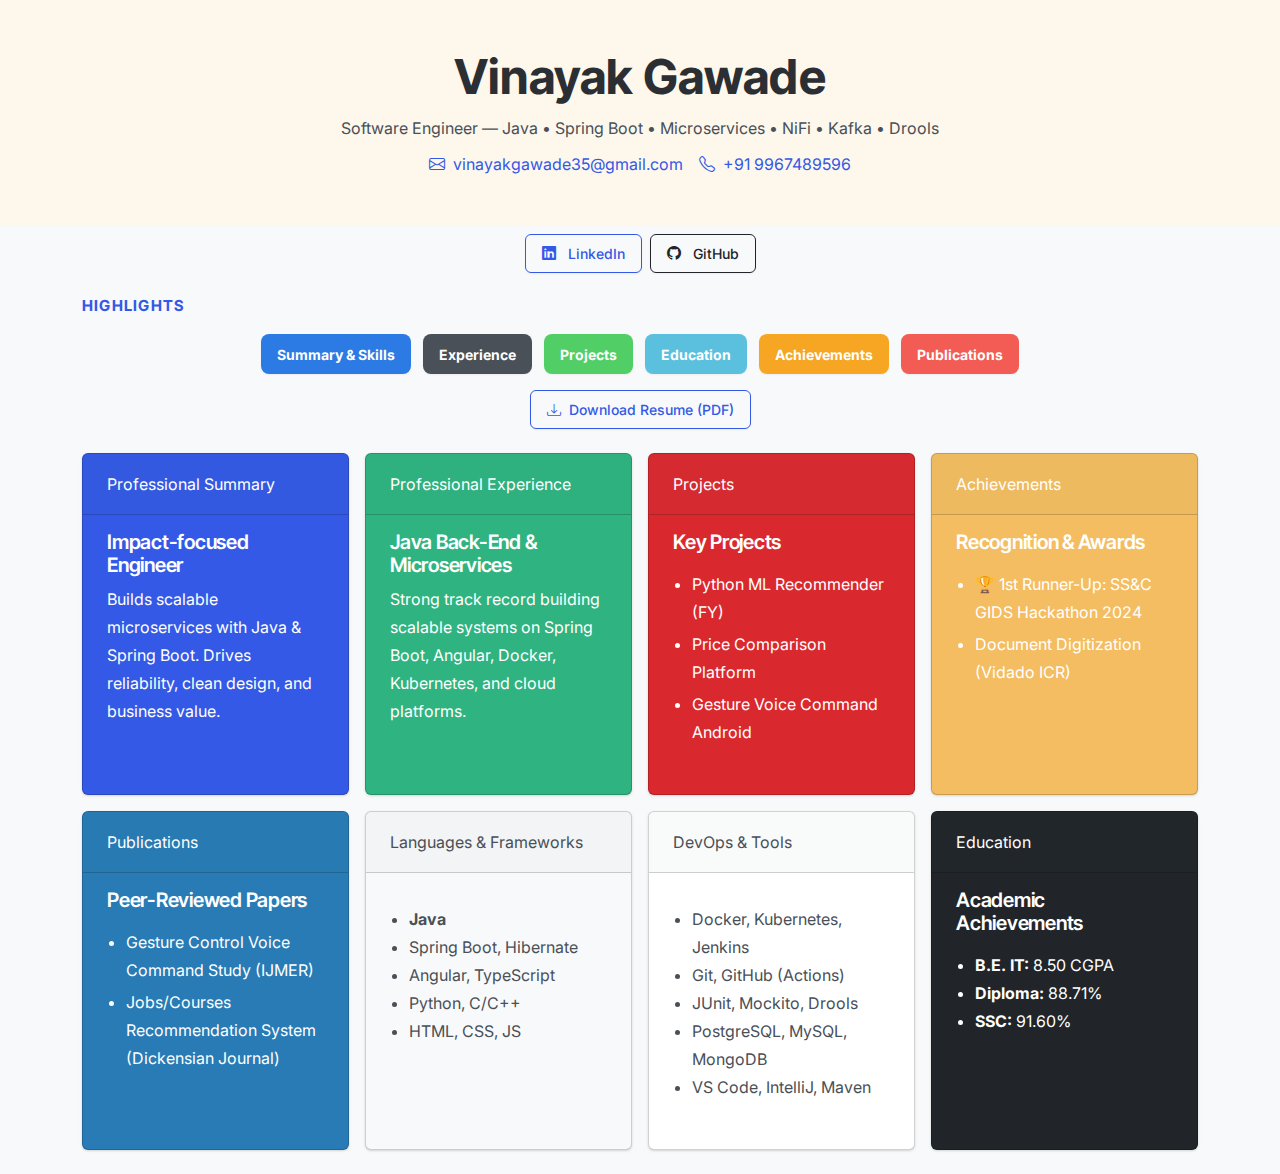
<file: index.html>
<!DOCTYPE html>
<html lang="en">

<head>
  <meta charset="UTF-8" />
  <meta name="viewport" content="width=device-width, initial-scale=1.0" />
  <title>Vinayak Gawade - Resume</title>
  <link href="assets/css/bootstrap.css" rel="stylesheet" />
  <link href="assets/css/style.css" rel="stylesheet" />
  <link href="https://cdn.jsdelivr.net/npm/bootstrap-icons@1.11.1/font/bootstrap-icons.css" rel="stylesheet" />
</head>

<body class="bg-light">
  <!-- Navbar (shared include placeholder;) -->
  <div data-include="nav"></div>

  <!-- Hero -->
  <section class="text-center py-5 hero-warm">
    <div class="container">
      <h1 class="display-5 fw-bold brand-sandstone mb-2">Vinayak Gawade</h1>
      <p class="text-body mb-0">Software Engineer — Java • Spring Boot • Microservices • NiFi • Kafka • Drools</p>
      <!-- <p class="text-muted mb-0">Full‑stack developer • Java • Angular • Spring • Databases</p> -->
    </div>

    <div class="d-flex justify-content-center flex-wrap gap-3 mt-2">
      <a href="mailto:vinayakgawade35@gmail.com" class="text-decoration-none">
        <i class="bi bi-envelope me-1"></i> vinayakgawade35@gmail.com
      </a>
      <a href="tel:+919967489596" class="text-decoration-none">
        <i class="bi bi-telephone me-1"></i> +91 9967489596
      </a>
      <!-- <a href="https://linkedin.com/in/VinayakGawade0" class="text-decoration-none" target="_blank" rel="noopener">
        <i class="bi bi-linkedin me-1"></i> /VinayakGawade0
      </a>
      <a href="https://github.com/VinayakGawade0" class="text-decoration-none" target="_blank" rel="noopener">
        <i class="bi bi-github me-1"></i> /VinayakGawade0
      </a> -->
    </div>
  </section>

  <div class="d-flex justify-content-center gap-2 mt-2">
    <a href="https://linkedin.com/in/VinayakGawade0" class="btn btn-outline-primary" target="_blank" rel="noopener">
      <i class="bi bi-linkedin me-2"></i> LinkedIn
    </a>
    <a href="https://github.com/VinayakGawade0" class="btn btn-outline-dark" target="_blank" rel="noopener">
      <i class="bi bi-github me-2"></i> GitHub
    </a>
  </div>

  <!-- Highlights (unchanged) -->
  <section class="pt-4">
    <div class="container">
      <h2 class="section-title text-primary fw-bold">Highlights</h2>
      <div class="highlights-row">
        <a href="about.html" class="btn btn-primary">Summary &amp; Skills</a>
        <a href="experience.html" class="btn btn-secondary">Experience</a>
        <a href="projects.html" class="btn btn-success">Projects</a>
        <a href="education.html" class="btn btn-info">Education</a>
        <a href="achievements.html" class="btn btn-warning">Achievements</a>
        <a href="publications.html" class="btn btn-danger">Publications</a>
      </div>
    </div>
  </section>

  <div class="mt-3 text-center">
    <a href="resume/vg-resume.pdf" class="btn btn-outline-primary" target="_blank" rel="noopener">
      <i class="bi bi-download me-1"></i> Download Resume (PDF)
    </a>
  </div>

  <!-- Cards: crip info about sections -->
  <section class="py-4">
    <div class="container">
      <div class="row g-3">
        <div class="col-12 col-sm-6 col-lg-3">
          <a href="about.html" class="text-decoration-none">
            <div class="card text-white bg-primary mb-3 h-100">
              <div class="card-header">Professional Summary</div>
              <div class="card-body">
                <h4 class="card-title">Impact-focused Engineer</h4>
                <p class="card-text">Builds scalable microservices with Java &amp; Spring Boot. Drives reliability,
                  clean design, and business value.</p>
              </div>
            </div>
          </a>
        </div>

        <div class="col-12 col-sm-6 col-lg-3">
          <a href="experience.html" class="text-decoration-none">
            <div class="card text-white bg-success mb-3 h-100">
              <div class="card-header">Professional Experience</div>
              <div class="card-body">
                <h4 class="card-title">Java Back-End &amp; Microservices</h4>
                <p class="card-text">Strong track record building scalable systems on Spring Boot, Angular, Docker,
                  Kubernetes, and cloud platforms.</p>
              </div>
            </div>
          </a>
        </div>

        <div class="col-12 col-sm-6 col-lg-3">
          <a href="projects.html" class="text-decoration-none">
            <div class="card text-white bg-danger mb-3 h-100">
              <div class="card-header">Projects</div>
              <div class="card-body">
                <h4 class="card-title">Key Projects</h4>
                <p class="card-text">
                <ul class="card-text">
                  <li class="mb-1">Python ML Recommender (FY)</li>
                  <li class="mb-1">Price Comparison Platform</li>
                  <li class="mb-1">Gesture Voice Command Android</li>
                </ul>
                </p>
              </div>
            </div>
          </a>
        </div>

        <div class="col-12 col-sm-6 col-lg-3">
          <a href="projects.html" class="text-decoration-none">
            <div class="card text-white bg-warning mb-3 h-100">
              <div class="card-header">Achievements</div>
              <div class="card-body">
                <h4 class="card-title">Recognition &amp; Awards</h4>
                <p class="card-text">
                <ul class="card-text">
                  <li class="mb-1">🏆 1st Runner-Up: SS&C GIDS Hackathon 2024</li>
                  <li class="mb-1">Document Digitization (Vidado ICR)</li>
                </ul>
                </p>
              </div>
            </div>
          </a>
        </div>

        <div class="col-12 col-sm-6 col-lg-3">
          <a href="publications.html" class="text-decoration-none">
            <div class="card text-white bg-info mb-3 h-100">
              <div class="card-header">Publications</div>
              <div class="card-body">
                <h4 class="card-title">Peer-Reviewed Papers</h4>
                <p class="card-text">
                <ul class="card-text">
                  <li class="mb-1">Gesture Control Voice Command Study (IJMER)</li>
                  <li class="mb-1">Jobs/Courses Recommendation System (Dickensian Journal)</li>
                </ul>
                </p>
              </div>
            </div>
          </a>
        </div>

        <div class="col-12 col-sm-6 col-lg-3">
          <div class="card bg-light mb-3 h-100">
            <div class="card-header">Languages &amp; Frameworks</div>
            <div class="card-body">
              <!-- <h4 class="card-title">Light card title</h4> -->
              <p class="card-text">
              <ul class="card-text">
                <li class="fw-bold">Java</li>
                <li>Spring Boot, Hibernate</li>
                <li>Angular, TypeScript</li>
                <li>Python, C/C++</li>
                <li>HTML, CSS, JS</li>
              </ul>
              </p>
            </div>
          </div>
        </div>

        <div class="col-12 col-sm-6 col-lg-3">
          <div class="card bg-secondary mb-3 h-100">
            <div class="card-header">DevOps &amp; Tools</div>
            <div class="card-body">
              <!-- <h4 class="card-title">Dark card title</h4> -->
              <p class="card-text">
              <ul class="card-text">
                <li>Docker, Kubernetes, Jenkins</li>
                <li>Git, GitHub (Actions)</li>
                <li>JUnit, Mockito, Drools</li>
                <li>PostgreSQL, MySQL, MongoDB</li>
                <li>VS Code, IntelliJ, Maven</li>
              </ul>
              </p>
            </div>
          </div>
        </div>

        <div class="col-12 col-sm-6 col-lg-3">
          <a href="education.html" class="text-decoration-none">
            <div class="card text-white bg-dark mb-3 h-100">
              <div class="card-header">Education</div>
              <div class="card-body">
                <h4 class="card-title">Academic Achievements</h4>
                <p class="card-text">
                <ul class="card-text">
                  <li><strong>B.E. IT:</strong> 8.50 CGPA</li>
                  <li><strong>Diploma:</strong> 88.71%</li>
                  <li><strong>SSC:</strong> 91.60%</li>
                </ul>
                </p>
              </div>
            </div>
          </a>
        </div>

      </div>
    </div>
  </section>

  <!-- Footer (shared include placeholder;) -->
  <div data-include="footer"></div>

  <script src="https://cdn.jsdelivr.net/npm/bootstrap@5.3.2/dist/js/bootstrap.bundle.min.js"></script>
  <script src="assets/js/main.js"></script>
</body>

</html>
</file>
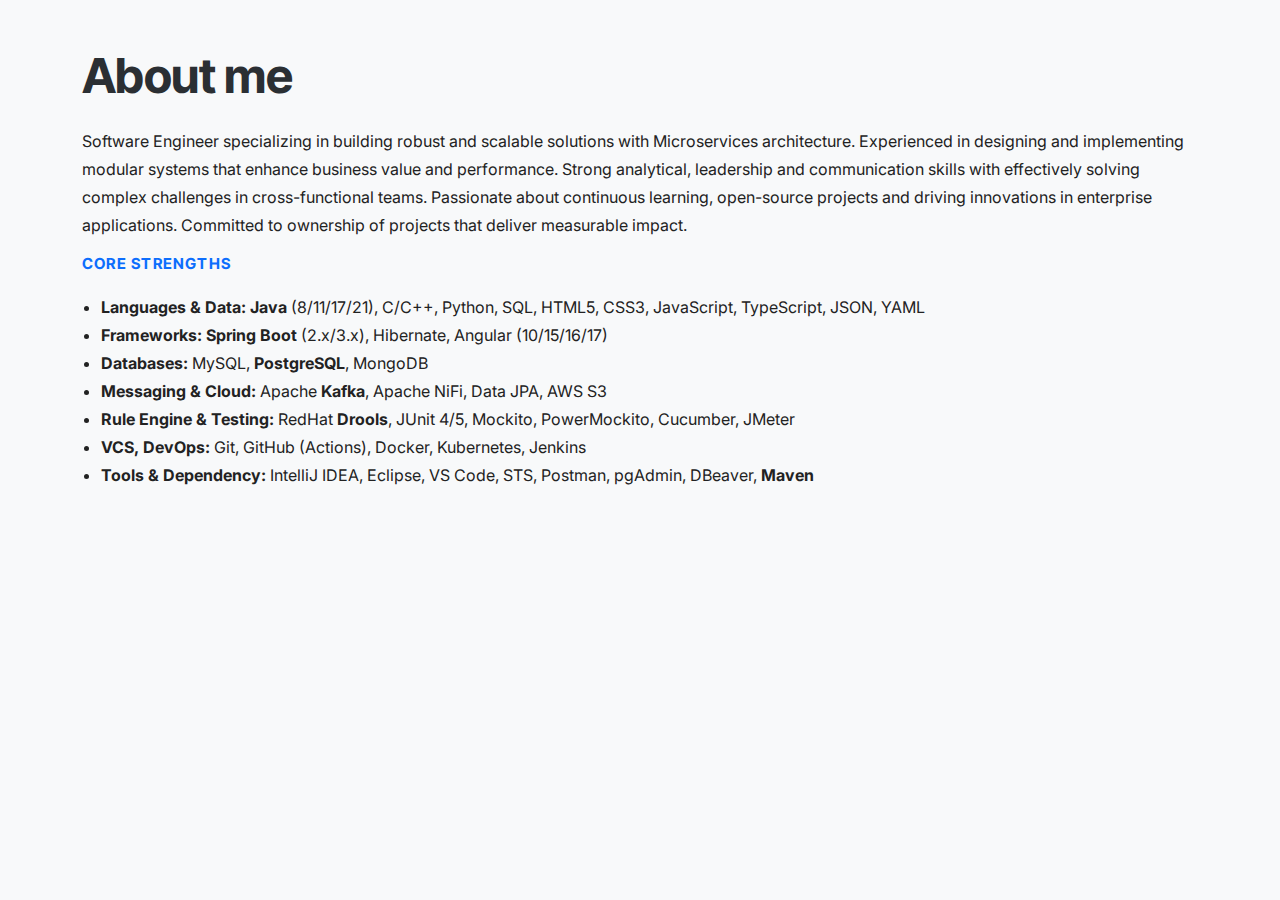
<file: about.html>
<!DOCTYPE html>
<html lang="en">

<head>
  <meta charset="UTF-8" />
  <meta name="viewport" content="width=device-width, initial-scale=1.0" />
  <title>About - Vinayak Gawade</title>

  <!-- CSS -->
  <link href="assets/css/bootstrap.css" rel="stylesheet" />
  <link href="assets/css/style.css" rel="stylesheet" />
  <!-- Bootstrap Icons (needed for footer/nav icons) -->
  <link href="https://cdn.jsdelivr.net/npm/bootstrap-icons@1.11.1/font/bootstrap-icons.css" rel="stylesheet" />
</head>

<body class="bg-light">

  <!-- Shared Navbar -->
  <div data-include="nav"></div>

  <!-- Page content -->
  <section class="py-5">
    <div class="container">
      <h1 class="mb-4">About me</h1>
      <p>
        Software Engineer specializing in building robust and scalable solutions with Microservices architecture.
        Experienced in designing and implementing modular systems that enhance business value and performance. Strong
        analytical, leadership and communication skills with effectively solving complex challenges in cross-functional
        teams. Passionate about continuous learning, open-source projects and driving innovations in enterprise
        applications. Committed to ownership of projects that deliver measurable impact.
      </p>

      <h2 class="section-title">Core Strengths</h2>
      <ul class="mb-0">
        <li><strong>Languages &amp; Data:</strong> <strong>Java</strong> (8/11/17/21), C/C++, Python, SQL, HTML5, CSS3,
          JavaScript, TypeScript, JSON, YAML</li>
        <li><strong>Frameworks:</strong> <strong>Spring Boot</strong> (2.x/3.x), Hibernate, Angular (10/15/16/17)</li>
        <li><strong>Databases:</strong> MySQL, <strong>PostgreSQL</strong>, MongoDB</li>
        <li><strong>Messaging &amp; Cloud:</strong> Apache <strong>Kafka</strong>, Apache NiFi, Data JPA, AWS S3</li>
        <li><strong>Rule Engine &amp; Testing:</strong> RedHat <strong>Drools</strong>, JUnit 4/5, Mockito,
          PowerMockito, Cucumber, JMeter</li>
        <li><strong>VCS, DevOps:</strong> Git, GitHub (Actions), Docker, Kubernetes, Jenkins</li>
        <li><strong>Tools &amp; Dependency:</strong> IntelliJ IDEA, Eclipse, VS Code, STS, Postman, pgAdmin, DBeaver,
          <strong>Maven</strong>
        </li>
      </ul>
    </div>
  </section>

  <!-- Shared Footer -->
  <div data-include="footer"></div>

  <!-- JS (order matters: Bootstrap first, then main.js) -->
  <script src="https://cdn.jsdelivr.net/npm/bootstrap@5.3.2/dist/js/bootstrap.bundle.min.js"></script>
  <script src="assets/js/main.js"></script>
</body>

</html>
</file>
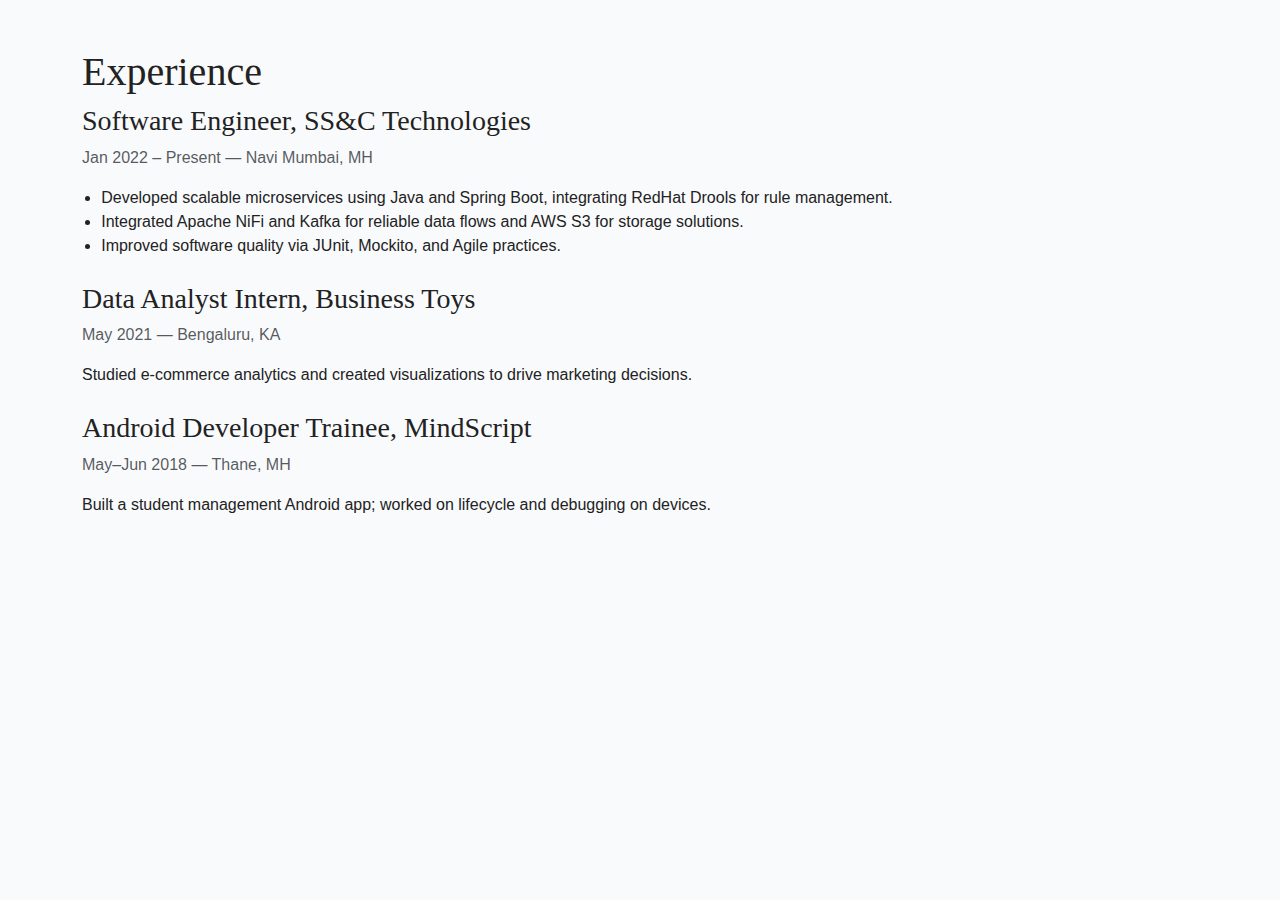
<file: experience.html>
<!doctype html>
<html lang="en">
<head>
<meta charset="utf-8">
<meta name="viewport" content="width=device-width, initial-scale=1">
<title>Experience - Vinayak Gawade</title>
<link href="https://cdn.jsdelivr.net/npm/bootstrap@5.3.2/dist/css/bootstrap.min.css" rel="stylesheet">
<link href="assets/css/styles.css" rel="stylesheet">
</head>
<body>
<div class="container py-5">
<h1>Experience</h1>
<div class="mb-4">
<h3>Software Engineer, SS&C Technologies</h3>
<p class="text-muted">Jan 2022 – Present — Navi Mumbai, MH</p>
<ul>
<li>Developed scalable microservices using Java and Spring Boot, integrating RedHat Drools for rule management.</li>
<li>Integrated Apache NiFi and Kafka for reliable data flows and AWS S3 for storage solutions.</li>
<li>Improved software quality via JUnit, Mockito, and Agile practices.</li>
</ul>
</div>
<div class="mb-4">
<h3>Data Analyst Intern, Business Toys</h3>
<p class="text-muted">May 2021 — Bengaluru, KA</p>
<p>Studied e-commerce analytics and created visualizations to drive marketing decisions.</p>
</div>
<div class="mb-4">
<h3>Android Developer Trainee, MindScript</h3>
<p class="text-muted">May–Jun 2018 — Thane, MH</p>
<p>Built a student management Android app; worked on lifecycle and debugging on devices.</p>
</div>
</div>
</body>
</html>
</file>
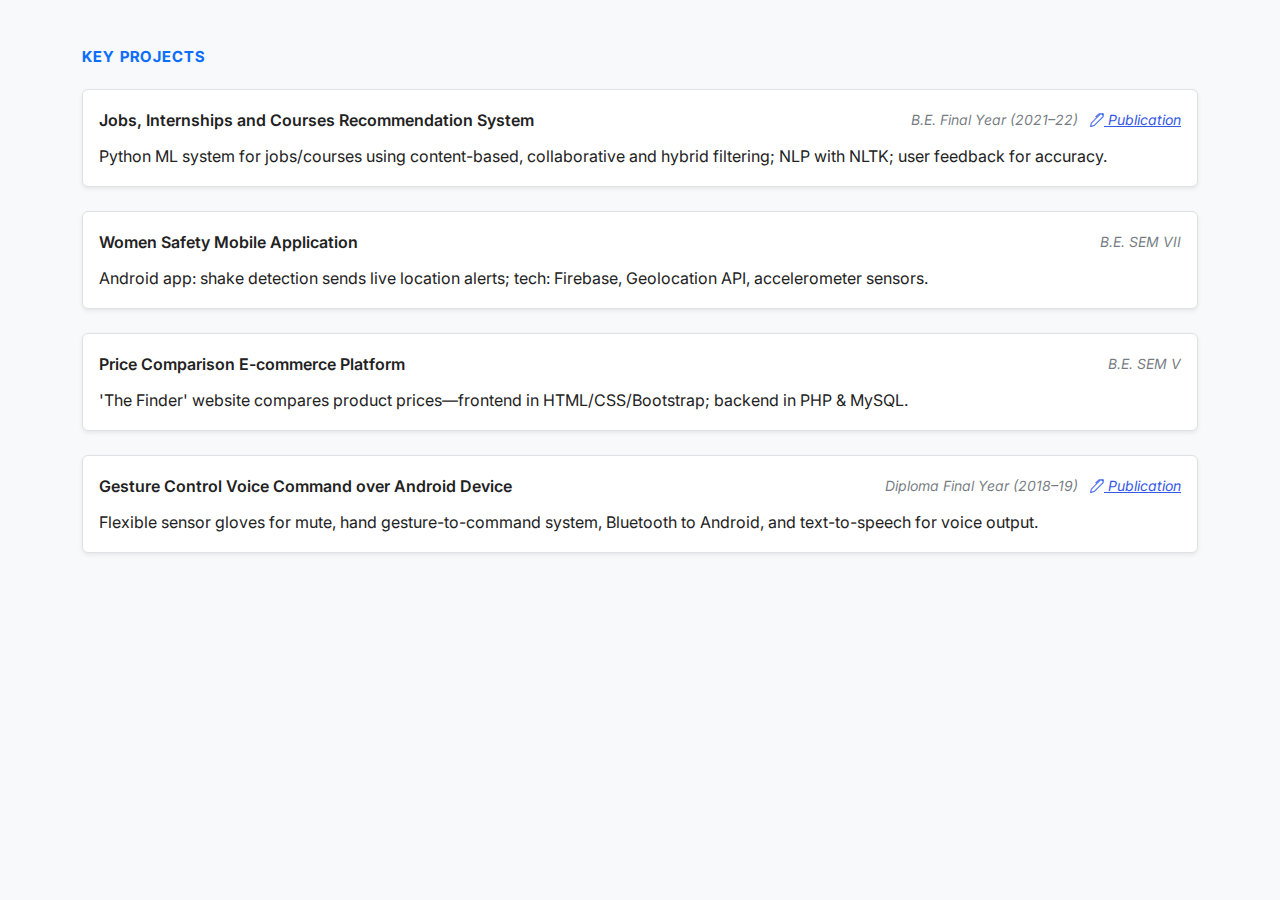
<file: projects.html>
<!DOCTYPE html>
<html lang="en">
<head>
  <meta charset="UTF-8" />
  <meta name="viewport" content="width=device-width, initial-scale=1.0" />
  <title>Projects - Vinayak Gawade</title>
  <link href="assets/css/bootstrap.css" rel="stylesheet" />
  <link href="assets/css/style.css" rel="stylesheet" />
  <link href="https://cdn.jsdelivr.net/npm/bootstrap-icons@1.11.1/font/bootstrap-icons.css" rel="stylesheet" />
</head>
<body class="bg-light">

  <!-- Shared navbar include -->
  <div data-include="nav"></div>

  <section class="py-5">
    <div class="container">
      <h2 class="section-title mb-4">Key Projects</h2>
      
      <div class="mb-4 p-3 bg-white border shadow-sm rounded">
        <div class="d-flex justify-content-between align-items-center flex-wrap">
          <span class="fw-semibold">Jobs, Internships and Courses Recommendation System</span>
          <span class="small text-muted fst-italic">B.E. Final Year (2021–22)
            <a href="http://www.ijmer.com/papers/Vol9_issue1/E0901013337.pdf" target="_blank" rel="noopener" class="ms-2"><i class="bi bi-pen"></i> Publication</a>
          </span>
        </div>
        <div class="mt-2">
          Python ML system for jobs/courses using content-based, collaborative and hybrid filtering; NLP with NLTK; user feedback for accuracy.
        </div>
      </div>

      <div class="mb-4 p-3 bg-white border shadow-sm rounded">
        <div class="d-flex justify-content-between align-items-center flex-wrap">
          <span class="fw-semibold">Women Safety Mobile Application</span>
          <span class="small text-muted fst-italic">B.E. SEM VII</span>
        </div>
        <div class="mt-2">
          Android app: shake detection sends live location alerts; tech: Firebase, Geolocation API, accelerometer sensors.
        </div>
      </div>

      <div class="mb-4 p-3 bg-white border shadow-sm rounded">
        <div class="d-flex justify-content-between align-items-center flex-wrap">
          <span class="fw-semibold">Price Comparison E-commerce Platform</span>
          <span class="small text-muted fst-italic">B.E. SEM V</span>
        </div>
        <div class="mt-2">
          'The Finder' website compares product prices—frontend in HTML/CSS/Bootstrap; backend in PHP &amp; MySQL.
        </div>
      </div>

      <div class="p-3 bg-white border shadow-sm rounded">
        <div class="d-flex justify-content-between align-items-center flex-wrap">
          <span class="fw-semibold">Gesture Control Voice Command over Android Device</span>
          <span class="small text-muted fst-italic">Diploma Final Year (2018–19)
            <a href="http://dickensian.org/Volume-22-Issue-6-2022/" target="_blank" rel="noopener" class="ms-2"><i class="bi bi-pen"></i> Publication</a>
          </span>
        </div>
        <div class="mt-2">
          Flexible sensor gloves for mute, hand gesture-to-command system, Bluetooth to Android, and text-to-speech for voice output.
        </div>
      </div>

    </div>
  </section>

  <!-- Shared footer include -->
  <div data-include="footer"></div>

  <script src="https://cdn.jsdelivr.net/npm/bootstrap@5.3.2/dist/js/bootstrap.bundle.min.js"></script>
  <script src="assets/js/main.js"></script>
</body>
</html>
</file>
<file: assets/css/style.css>
/* Base + typography system aligned to the reference */
@import url('https://fonts.googleapis.com/css2?family=Inter:wght@400;500;600;700&family=Inter+Tight:wght@600;700&display=swap');

:root{
  --vg-body-font: "Inter", system-ui, -apple-system, "Segoe UI", Roboto, "Helvetica Neue", Arial, "Noto Sans", "Apple Color Emoji","Segoe UI Emoji","Segoe UI Symbol", sans-serif;
  --vg-heading-font: "Inter Tight", "Inter", system-ui, -apple-system, "Segoe UI", Roboto, "Helvetica Neue", Arial, sans-serif;
  --vg-body-lh: 1.75;
  --vg-head-lh: 1.15;
  --vg-head-tracking: -0.0125em;
}

body{ font-family: var(--vg-body-font); background:#f9fafc; color:#222; line-height: var(--vg-body-lh); font-weight:400; }
h1,h2,h3,h4,h5,h6{
  font-family: var(--vg-heading-font);
  line-height: var(--vg-head-lh);
  letter-spacing: var(--vg-head-tracking);
  color:#2b2f33;
  margin-bottom:.5rem;
}

/* Scales close to the screenshot */
h1{ font-size: clamp(2.25rem, 2.2rem + 1vw, 3.25rem); font-weight:700; }
h2{ font-size: clamp(1.75rem, 1.65rem + .6vw, 2.25rem); font-weight:700; }
h3{ font-size: clamp(1.35rem, 1.28rem + .4vw, 1.7rem); font-weight:700; }
h4{ font-size: 1.25rem; font-weight:600; }
h5{ font-size: 1.05rem; font-weight:600; color:#3a3f45; }
h6{ font-size: .95rem; font-weight:600; color:#56606b; }

/* Navbar + brand (kept) */
.navbar{ box-shadow:0 2px 4px rgba(0,0,0,.05); padding:1rem; }
.navbar a{ margin-right:1rem; color:#222; text-decoration:none; font-weight:500; }
.brand-sandstone{ font-family: var(--vg-heading-font); letter-spacing:.2px; }

/* Hero (kept) */
.hero-warm{ background-color:#fdf7ec; }

/* Sections (kept) */
.section{ padding:3rem 1rem; max-width:900px; margin:0 auto; }
.section-title{ text-transform:uppercase; font-size:.95rem; letter-spacing:.08em; margin-bottom:1.25rem; color:#0d6efd; }

footer{ background:#fff; border-top:1px solid #eee; padding:1rem 0; text-align:center; font-size:.9rem; }
ul{ padding-left:1.2rem; }

/* Highlights row (colors unchanged) */
.highlights-row{ display:flex; gap:.75rem; justify-content:center; flex-wrap:wrap; }
.highlights-row .btn{ border:0; color:#fff; font-weight:700; padding:.6rem 1rem; border-radius:.5rem; }
.highlights-row .btn-primary{ background-color:#2c7be5; }
.highlights-row .btn-secondary{ background-color:#495057; }
.highlights-row .btn-success{ background-color:#51cf66; }
.highlights-row .btn-info{ background-color:#5bc0de; }
.highlights-row .btn-warning{ background-color:#f6a623; }
.highlights-row .btn-danger{ background-color:#f25c54; }

/* Demo cards + buttons */
.demo-card{ background:#fff; border:1px solid #eee; border-radius:.75rem; padding:1.25rem; box-shadow:0 1px 2px rgba(0,0,0,.04); }
.demo-buttons .btn{ border:0; font-weight:700; padding:.6rem 1rem; border-radius:.5rem; }
.demo-buttons .btn-light{ color:#212529; }
.demo-buttons .btn-link{ font-weight:600; text-decoration-thickness:2px; }

/* Typography demo layout: two columns like screenshot */
.typography-grid{
  display:grid;
  grid-template-columns: 1fr;
  gap: 2rem 3rem;
}
@media (min-width: 992px){
  .typography-grid{ grid-template-columns: 1fr 1fr; align-items:start; }
}

/* Subtle body copy color like reference */
.demo-typography .lead{ color:#586474; }
.demo-typography p{ margin-bottom:.85rem; color:#3a3f45; }
.demo-typography a{ color:#0d6efd; text-decoration:underline; text-decoration-thickness:2px; }
.demo-typography small{ color:#6c757d; }

/* Spacing tune for hero buttons/links if needed */
.after-highlights-tight { margin-top: -0.5rem; }

/* Brand link colors */
.link-linkedin { color: #0A66C2; }
.link-linkedin:hover { color: #084d96; }
.link-github { color: #24292F; }
.link-github:hover { color: #111418; }
</file>
<file: assets/css/styles.css>
body { font-family: 'Inter', sans-serif; background: #f9fafc; color: #222; }
h1,h2,h3,h4,h5,h6 { font-family: 'Merriweather', serif; }
.navbar { box-shadow: 0 2px 4px rgba(0,0,0,0.05); padding: 1rem; }
.navbar a { margin-right: 1rem; color: #222; text-decoration: none; font-weight: 500; }
.hero { background: linear-gradient(135deg, #fdfbfb 0%, #ebedee 100%); padding: 4rem 1rem; text-align: center; }
.hero h1 { font-weight: 700; }
.section { padding: 3rem 1rem; max-width: 900px; margin: 0 auto; }
.section-title { text-transform: uppercase; font-size: 1rem; letter-spacing: 0.08em; margin-bottom: 1.5rem; color: #0d6efd; }
footer { background:#fff; border-top:1px solid #eee; padding:1rem 0; text-align:center; font-size:0.9rem; }
ul { padding-left: 1.2rem; }
a.btn { display:inline-block; padding:0.5rem 1rem; background:#0d6efd; color:#fff; border-radius:5px; text-decoration:none; margin-top:1rem; }
a.btn:hover { background:#084298; }
</file>
